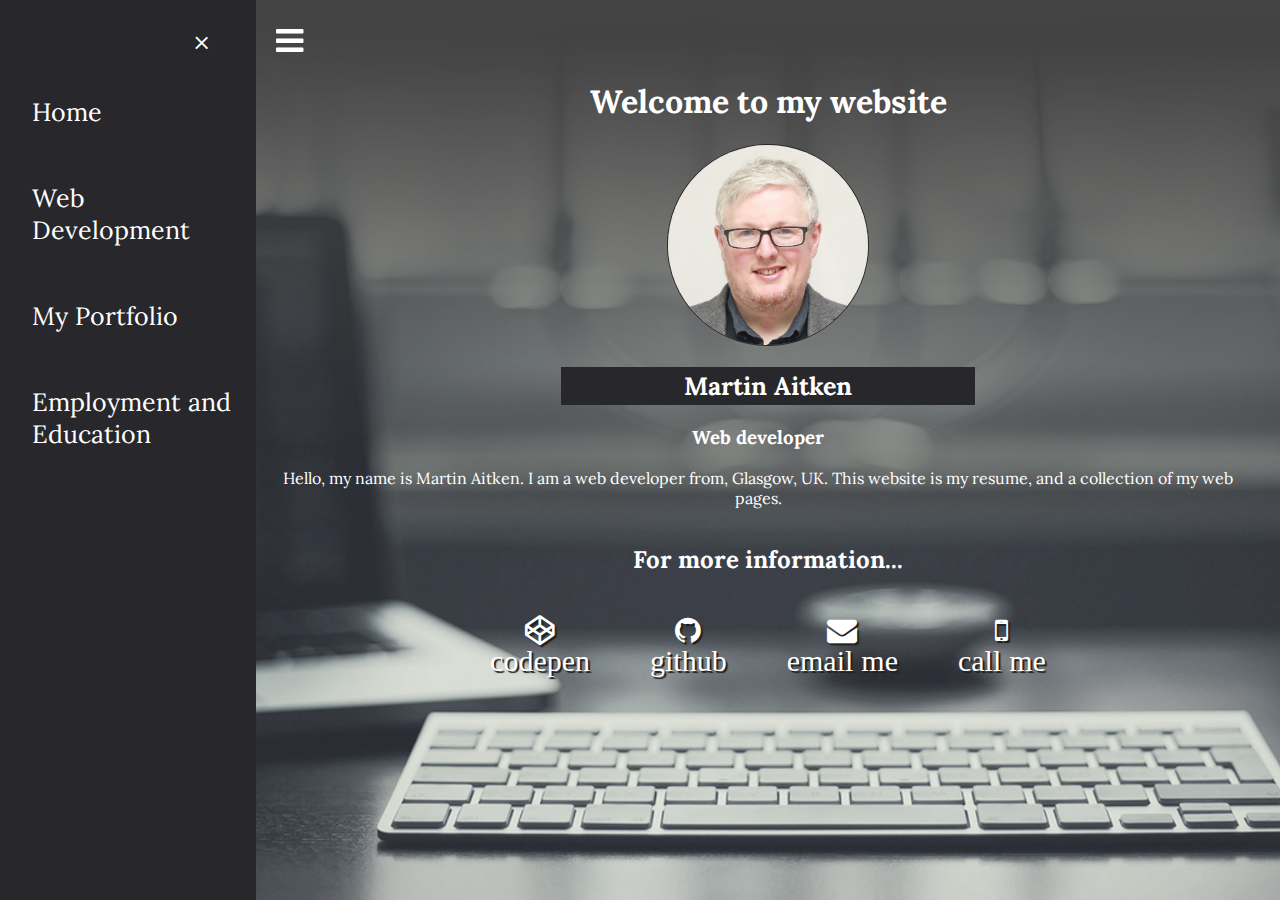
<file: index.html>
<html>
    <!DOCTYPE html>
<head>
    <title >Homepage of Martin Aitken</title>
    <meta charset="utf-8">
    <meta name="author" content="Martin Aitken">
    <meta name="description" content="Welcome to the homepage of Martin Aitken">
    <meta name="keywords" content="Martin Aitken homepage">
    <meta name="viewport" content="width=device-width, initial-scale = 1.0">
    <link href="https://fonts.googleapis.com/css?family=Lora&display=swap" rel="stylesheet">
    <link rel="stylesheet" href="main.css">
    <link rel="stylesheet" href="https://cdnjs.cloudflare.com/ajax/libs/font-awesome/4.7.0/css/font-awesome.min.css">
    
    <script>
            function openTab(evt, cityName) {
      // Declare all variables
      var i, tabcontent, tablinks;

      // Get all elements with class="tabcontent" and hide them
      tabcontent = document.getElementsByClassName("tabcontent");
      for (i = 0; i < tabcontent.length; i++) {
        tabcontent[i].style.display = "none";
            }

      // Get all elements with class="tablinks" and remove the class "active"
      tablinks = document.getElementsByClassName("tablinks");
      for (i = 0; i < tablinks.length; i++) {
        tablinks[i].className = tablinks[i].className.replace(" active", "");
            }

      // Show the current tab, and add an "active" class to the link that opened the tab
      document.getElementById(cityName).style.display = "block";
      evt.currentTarget.className += " active";
            }
    </script>
</head>   
<body>   
<!-- sidenav links -->
    <div id="mySideNav" class="sidenav">
        <a href="javascript:void(0)" class="closebtn" onclick="closeNav()">&times;</a>
        <a href="index.html">Home</a>
        <a href="/02_webDev.html">Web Development</a>
        <a href="/03_portfolio.html">My Portfolio</a>
        <a href="/04_history.html">Employment and Education</a>
    </div>

<!-- intro page-->
<div id="main">
    <!-- hamburger, picture and intro --> 
        <div id="home"> 
            <span onclick="openNav()">  <i class="fa fa-bars fa-2x" style="position:fixed; top: 25px; color: white;"></i></span>
            
            <h1 style="text-align: center">Welcome to my website</h1>
            <img class="profile" src="images/Martin.jpg">
            
            <h2 id="intro">Martin Aitken</h2>
            <h3 class="about">Web developer</h3>
            <p class="about">Hello, my name is Martin Aitken.  I am a web developer from, Glasgow, UK.  This website is my resume, and a collection of my web pages.
        </div>
   
<!-- links to other websites, email and mobile -->
    <div id="profile">
        <div id="profile-links"> 
            <h2 class="section-header">For more information...</h2>
        </div>
         <div id="profile-links"> 
            <div>
                <a href="https://codepen.io/martin_aitken_84/" target="_blank" class="link-button">
                    <i class="fa fa-codepen"><br>   codepen</i>
                </a>
            </div>
            <div>
                <a href="https://github.com/martin-aitken-84" target="_blank" class="link-button">
                    <i class="fa fa-github"><br>   github</i>
                </a>
            </div>
            <div>
                <a href="mailto:martin_aitken_84@yahoo.co.uk" class="link-button">
                    <i class="fa fa-envelope"><br>   email me</i>
                </a>
            </div>
            <div>
                <a href="tel:+86 155 6695 3952" class="link-button">
                    <i class="fa fa-mobile"><br>   call me</i>
                </a>
            </div>
        </div>
    </div>
</div>   
    
<!-- scripts to open and close side navbar (with push of main) -->
    <script>
        function closeNav() {
            document.getElementById("mySideNav").style.width = "0";
            document.getElementById("main").style.marginLeft = "0";
        }
        
        function openNav()  {
            document.getElementById("mySideNav").style.width = "20%";
            document.getElementById("main").style.marginLeft = "20%";  
        }
                
       openNav();
    </script>  
</body>  
</html>
</file>
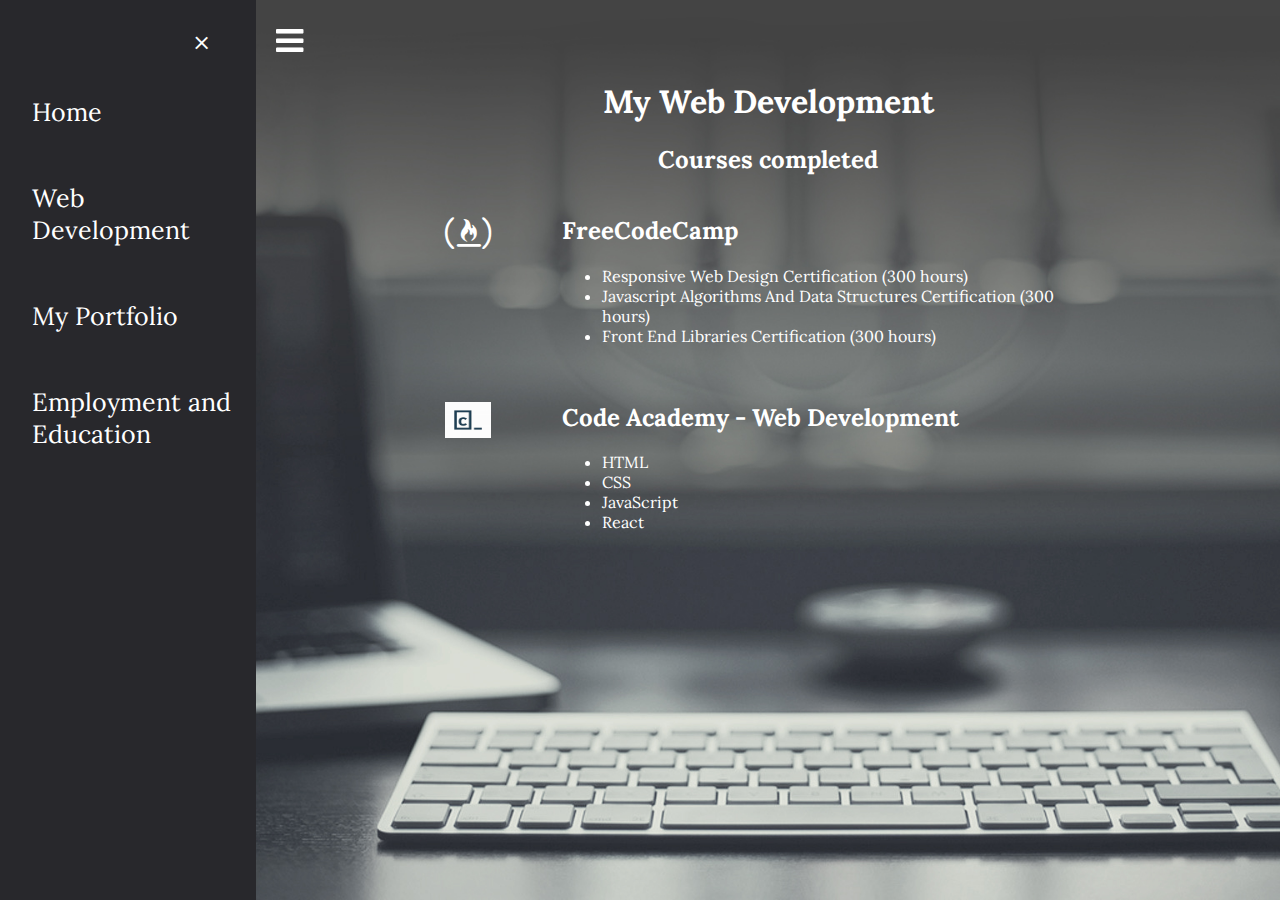
<file: 02_webDev.html>
<html>
    <!DOCTYPE html>
<head>
    <title >Homepage of Martin Aitken</title>
    <meta charset="utf-8">
    <meta name="author" content="Martin Aitken">
    <meta name="description" content="Welcome to the homepage of Martin Aitken">
    <meta name="keywords" content="Martin Aitken homepage">
    <meta name="viewport" content="width=device-width, initial-scale = 1.0">
    <link href="https://fonts.googleapis.com/css?family=Lora&display=swap" rel="stylesheet">
    <link rel="stylesheet" href="main.css">
    <link rel="stylesheet" href="https://cdnjs.cloudflare.com/ajax/libs/font-awesome/4.7.0/css/font-awesome.min.css">
</head>  
<body>
<!-- sidenav links -->
    <div id="mySideNav" class="sidenav">
        <a href="javascript:void(0)" class="closebtn" onclick="closeNav()">&times;</a>
        <a href="index.html">Home</a>
        <a href="/02_webDev.html">Web Development</a>
        <a href="/03_portfolio.html">My Portfolio</a>
        <a href="/04_history.html">Employment and Education</a>
    </div>

<!-- hamburger and heading-->
<div id="main">
    <div id="webDev">
        <span onclick="openNav()">  <i class="fa fa-bars fa-2x" style="position:fixed; top: 25px; color: white;"></i></span>
        <h1 style="text-align: center">My Web Development</h1>
    </div>
    <div id="WedDev History">
        <h2 style="text-align: center"> Courses completed</h2>
        
<!-- development history grid -->        
        <div class="webdev-history-grid">
            <div class="grid-item-margin"></div>
                <!-- Freecodecamp --> 
                <div class="grid-item-icon"><i class="fa fa-free-code-camp" style="font-size: 36px;"></i></div>
                <div>
                    <h2>FreeCodeCamp</h2>
                    <ul>
                        <li>Responsive Web Design Certification (300 hours)</li>
                        <li>Javascript Algorithms And Data Structures Certification (300 hours)</li>
                        <li>Front End Libraries Certification (300 hours)</li>
                    </ul>
                </div>
            <div class="grid-item-margin"></div>
            <div class="grid-item-margin"></div>
            <!-- codeAcademy --> 
            <div class="grid-item-icon"><img src="images/codeAcademy.jfif" height="36px"; width="46px;"></div>
            <div class="grid-item-desc"><h2>Code Academy - Web Development</h2>  
                <ul>
                    <li>HTML</li>
                    <li>CSS</li>
                    <li>JavaScript</li>
                    <li>React</li>
                </ul>
            </div>
        </div>      
    </div>             
</div>

<!-- scripts to open and close side navbar (with push of main) -->
    <script>
        function closeNav() {
            document.getElementById("mySideNav").style.width = "0";
            document.getElementById("main").style.marginLeft = "0";
        }
        
        function openNav()  {
            document.getElementById("mySideNav").style.width = "20%";
            document.getElementById("main").style.marginLeft = "20%";  
        }
                
       openNav();
    </script>   
</body>
</file>
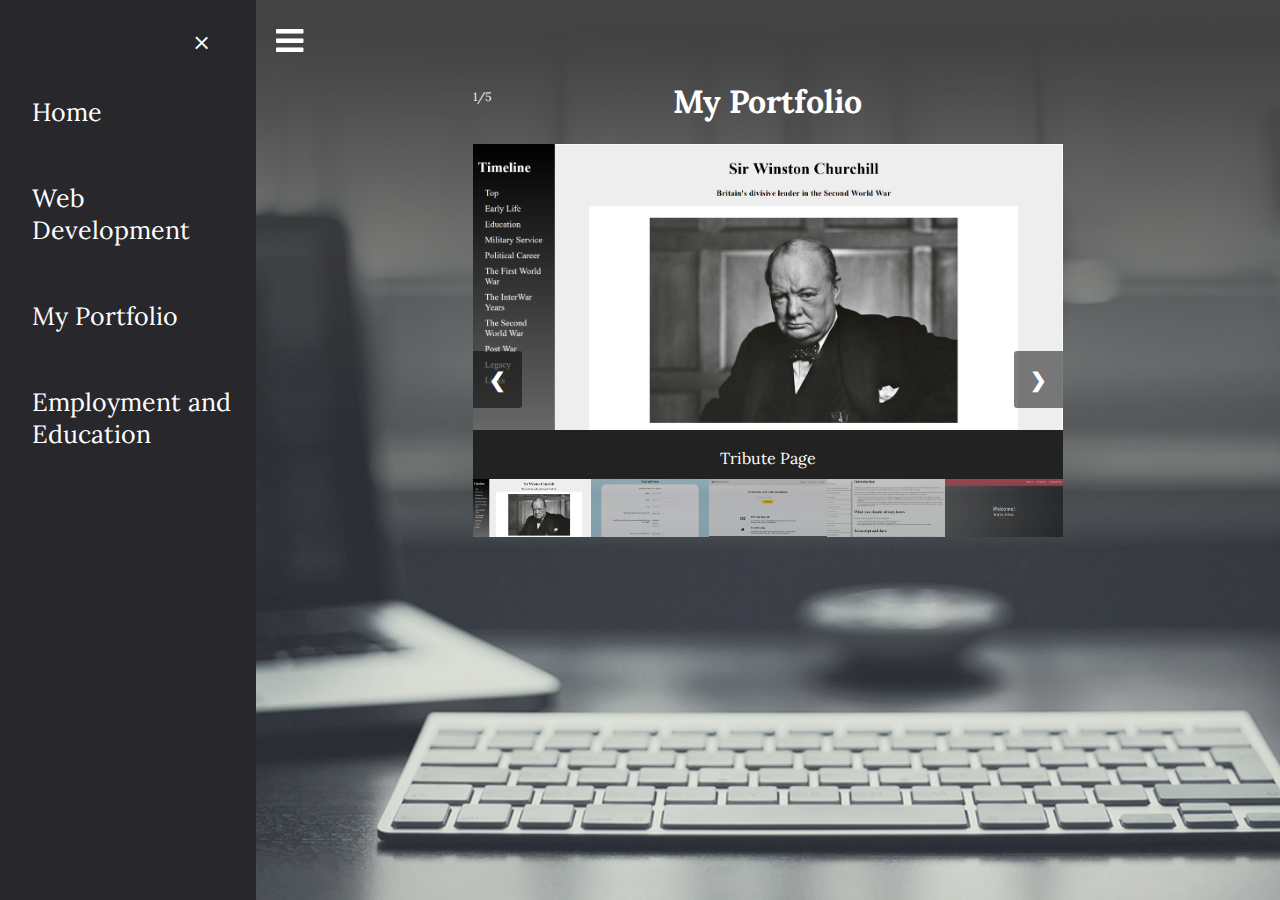
<file: 03_portfolio.html>
<html>
    <!DOCTYPE html>
<head>
    <title >Homepage of Martin Aitken</title>
    <meta charset="utf-8">
    <meta name="author" content="Martin Aitken">
    <meta name="description" content="Welcome to the homepage of Martin Aitken">
    <meta name="keywords" content="Martin Aitken homepage">
    <meta name="viewport" content="width=device-width, initial-scale = 1.0">
    <link href="https://fonts.googleapis.com/css?family=Lora&display=swap" rel="stylesheet">
    <link rel="stylesheet" href="main.css">
    <link rel="stylesheet" href="https://cdnjs.cloudflare.com/ajax/libs/font-awesome/4.7.0/css/font-awesome.min.css">
</head>  
<body> 
<!-- sidenav links -->
    <div id="mySideNav" class="sidenav">
        <a href="javascript:void(0)" class="closebtn" onclick="closeNav()">&times;</a>
        <a href="/index.html">Home</a>
        <a href="/02_webDev.html">Web Development</a>
        <a href="/03_portfolio.html">My Portfolio</a>
        <a href="/04_history.html">Employment and Education</a>
    </div>
    
<!-- Portfolio -->
<!-- container for the image gallery -->
  <div id="main"> 
      <!-- hamburger and heading --> 
        <div id="portfolio">
            <span onclick="openNav()">  <i class="fa fa-bars fa-2x" style="position:fixed; top: 25px; color: white;"></i></span>
            <div  class="container">
            <h1 style="text-align: center">My Portfolio</h1>

            <!-- full width slides with text -->
                <div class="mySlides block">
                    <div class="numbertext">1/5</div>
                        <a href="https://codepen.io/martin_aitken_84/full/zXZYoG" target="_blank"><img src="images/01_tribute.PNG" style="width: 100%"></a>
                </div>
                <div class="mySlides">
                    <div class="numbertext">2/5</div>
                        <a href="https://codepen.io/martin_aitken_84/full/GLmZqR" target="_blank"><img src="images/02_survey.PNG" style="width: 100%"></a>
                </div>
                <div class="mySlides">
                    <div class="numbertext">3/5</div>
                        <a href="https://codepen.io/martin_aitken_84/full/GbgxRJ" target="_blank"><img src="images/03_product.PNG" style="width: 100%"></a>
                </div>
                <div class="mySlides">
                    <div class="numbertext">4/5</div>
                    <a href="https://codepen.io/martin_aitken_84/full/jjremx" target="_blank"><img src="images/04_techDoc.PNG" style="width: 100%"></a>
                </div>
                <div class="mySlides">
                    <div class="numbertext">5/5</div>
                    <a href="https://codepen.io/martin_aitken_84/full/zVBJMJ" target="_blank"><img src="images/05_portfolio.PNG" style="width: 100%"></a>
                </div>

<!-- Previous and next buttons -->
                <a class="prev" onclick="plusSlides(-1)">&#10094;</a>
                <a class="next" onclick="plusSlides(1)">&#10095;</a>

<!-- image text -->
                <div class="caption-container">
                    <p id="caption">Tribute Page</p>
                </div>

<!-- Thumbnail Images -->
                <div class="row">
                    <div class="column">
                        <img class="demo cursor"  src="images/01_tribute.PNG" style="width: 100%" onclick="currentSlide(1)" alt="Tribute Page">
                    </div>
                    <div class="column">
                        <img class="demo cursor"  src="images/02_survey.PNG" style="width: 100%" onclick="currentSlide(2)" alt="Survey">
                    </div>
                    <div class="column">
                        <img class="demo cursor"  src="images/03_product.PNG" style="width: 100%" onclick="currentSlide(3)" alt="Product Landing Page">
                    </div>
                    <div class="column">
                        <img class="demo cursor"  src="images/04_techDoc.PNG" style="width: 100%" onclick="currentSlide(4)" alt="Technical Documentation Page">
                    </div>
                    <div class="column">
                        <img class="demo cursor"  src="images/05_portfolio.PNG" style="width: 100%" onclick="currentSlide(5)" alt="Portfolio">
                    </div>
                </div>
            </div>
        </div>
    </div>
    
<!-- scripts to open and close side navbar (with push of main) -->
        <script>
        function closeNav() {
            document.getElementById("mySideNav").style.width = "0";
            document.getElementById("main").style.marginLeft = "0";
        }
        
        function openNav()  {
            document.getElementById("mySideNav").style.width = "20%";
            document.getElementById("main").style.marginLeft = "20%";  
        }
                
       openNav();
    </script>
    
<!-- scripts for slidehow -->
    <script>
        var slideIndex = 1;
        showSlides(slideIndex);
        
        //next/prev controls//
        function plusSlides(n) {
            showSlides(slideIndex += n);
        }
        
        //thumbnail image control//
        function currentSlide(n) {
            showSlides(slideIndex = n);
        }
    
        function showSlides(n) {
            var i;
            var slides = document.getElementsByClassName("mySlides");
            var dots = document.getElementsByClassName("demo");
            var captionText = document.getElementById("caption");
            if (n > slides.length) {slideIndex =1}
            if (n < 1) {slideIndex = slides.length}
            for (i = 0; i < slides.length; i++) {
                slides[i].style.display = "none";
            }
            for (i = 0; i < dots.length; i++) {
                dots[i].className = dots[i].className.replace("active", "");
            }
            slides[slideIndex-1].style.display = "block";
            dots[slideIndex-1].className += " active";
            captionText.innerHTML = dots[slideIndex-1].alt;
        }
    </script>
</body>
</html>
</file>
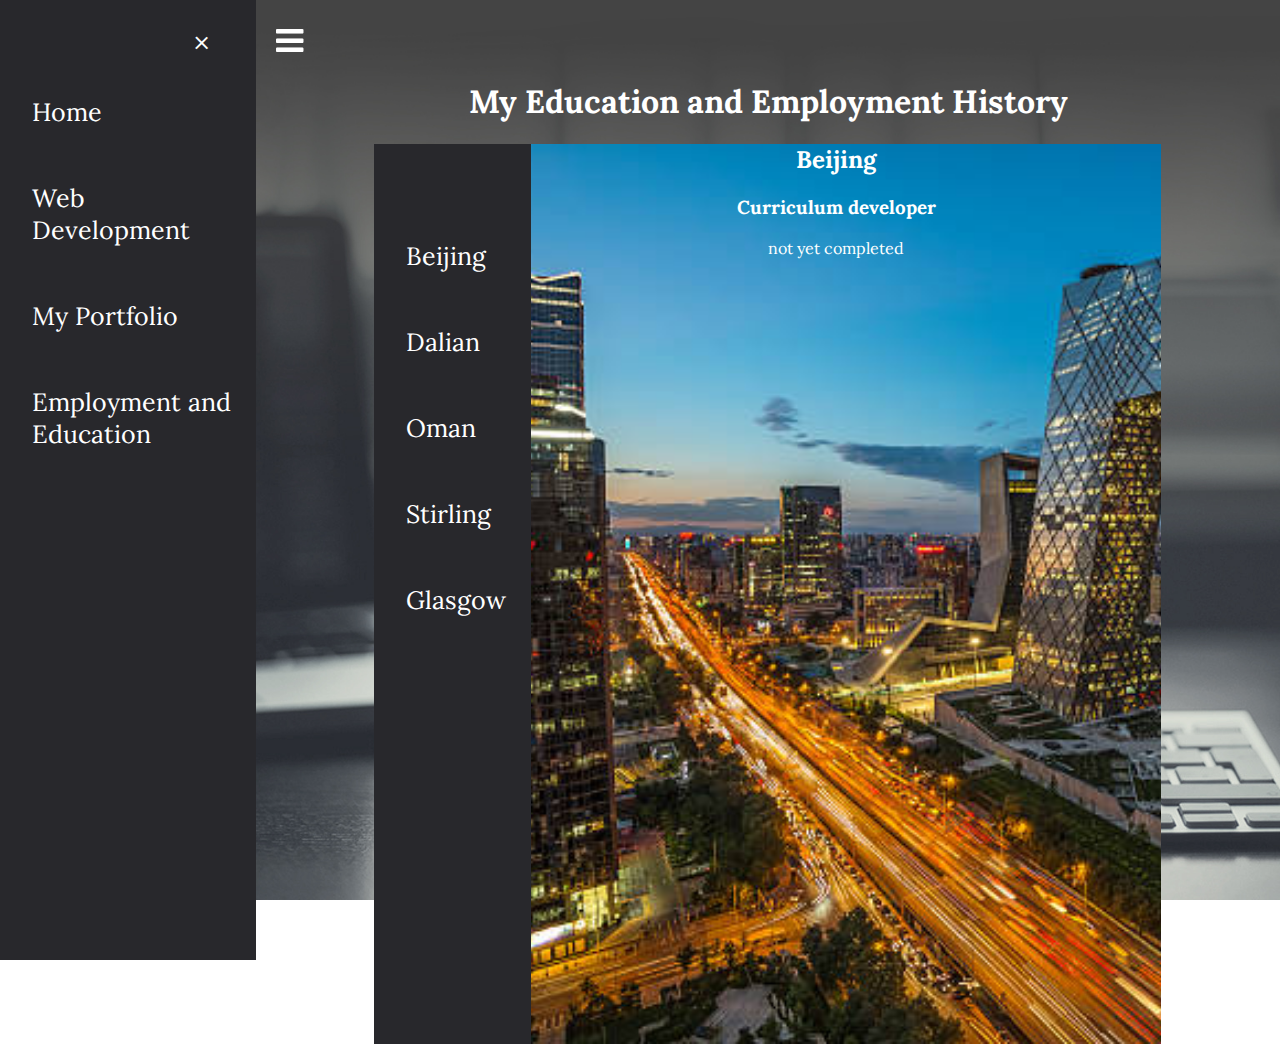
<file: 04_history.html>
<html>
    <!DOCTYPE html>
<head>
    <title >Homepage of Martin Aitken</title>
    <meta charset="utf-8">
    <meta name="author" content="Martin Aitken">
    <meta name="description" content="Welcome to the homepage of Martin Aitken">
    <meta name="keywords" content="Martin Aitken homepage">
    <meta name="viewport" content="width=device-width, initial-scale = 1.0">
    <link href="https://fonts.googleapis.com/css?family=Lora&display=swap" rel="stylesheet">
    <link rel="stylesheet" href="main.css">
    <link rel="stylesheet" href="https://cdnjs.cloudflare.com/ajax/libs/font-awesome/4.7.0/css/font-awesome.min.css">
    
    <script>
            function openTab(evt, cityName) {
      // Declare all variables
      var i, tabcontent, tablinks;

      // Get all elements with class="tabcontent" and hide them
      tabcontent = document.getElementsByClassName("tabcontent");
      for (i = 0; i < tabcontent.length; i++) {
        tabcontent[i].style.display = "none";
            }

      // Get all elements with class="tablinks" and remove the class "active"
      tablinks = document.getElementsByClassName("tablinks");
      for (i = 0; i < tablinks.length; i++) {
        tablinks[i].className = tablinks[i].className.replace(" active", "");
            }

      // Show the current tab, and add an "active" class to the link that opened the tab
      document.getElementById(cityName).style.display = "block";
      evt.currentTarget.className += " active";
            }
    </script>
</head>   
<body>   
<!-- sidenav links -->
    <div id="mySideNav" class="sidenav">
        <a href="javascript:void(0)" class="closebtn" onclick="closeNav()">&times;</a>
        <a href="index.html">Home</a>
        <a href="/02_webDev.html">Web Development</a>
        <a href="/03_portfolio.html">My Portfolio</a>
        <a href="/04_history.html">Employment and Education</a>
    </div>

<!-- intro page-->
<div id="main">
    <!-- hamburger, picture and intro --> 
        <div id="history"> 
            <span onclick="openNav()">  <i class="fa fa-bars fa-2x" style="position:fixed; top: 25px; color: white;"></i></span>
            
            <h1 style="text-align: center">My Education and Employment History</h1>
        </div>
    <!-- create navpage for all jobs-->
    
    
    
    <iframe src="jobs/beijing.html" name="historyFrame"></iframe>
    
    
    <!-- create iframe for jobpage to appear in-->
        <div >
            
            

    
    
        </div>

    
    
    
    
    
    
    
    
    
    
    
    
    
</div>  
    
    <script>
    function setURL(url){
        document.getElementById('iframe').src = url;
    }
    </script>
    
    
    
<!-- scripts to open and close side navbar (with push of main) -->
    <script>
        function closeNav() {
            document.getElementById("mySideNav").style.width = "0";
            document.getElementById("main").style.marginLeft = "0";
        }
        
        function openNav()  {
            document.getElementById("mySideNav").style.width = "20%";
            document.getElementById("main").style.marginLeft = "20%";  
        }
                
       openNav();
    </script>  
</body>  
</html>
</file>
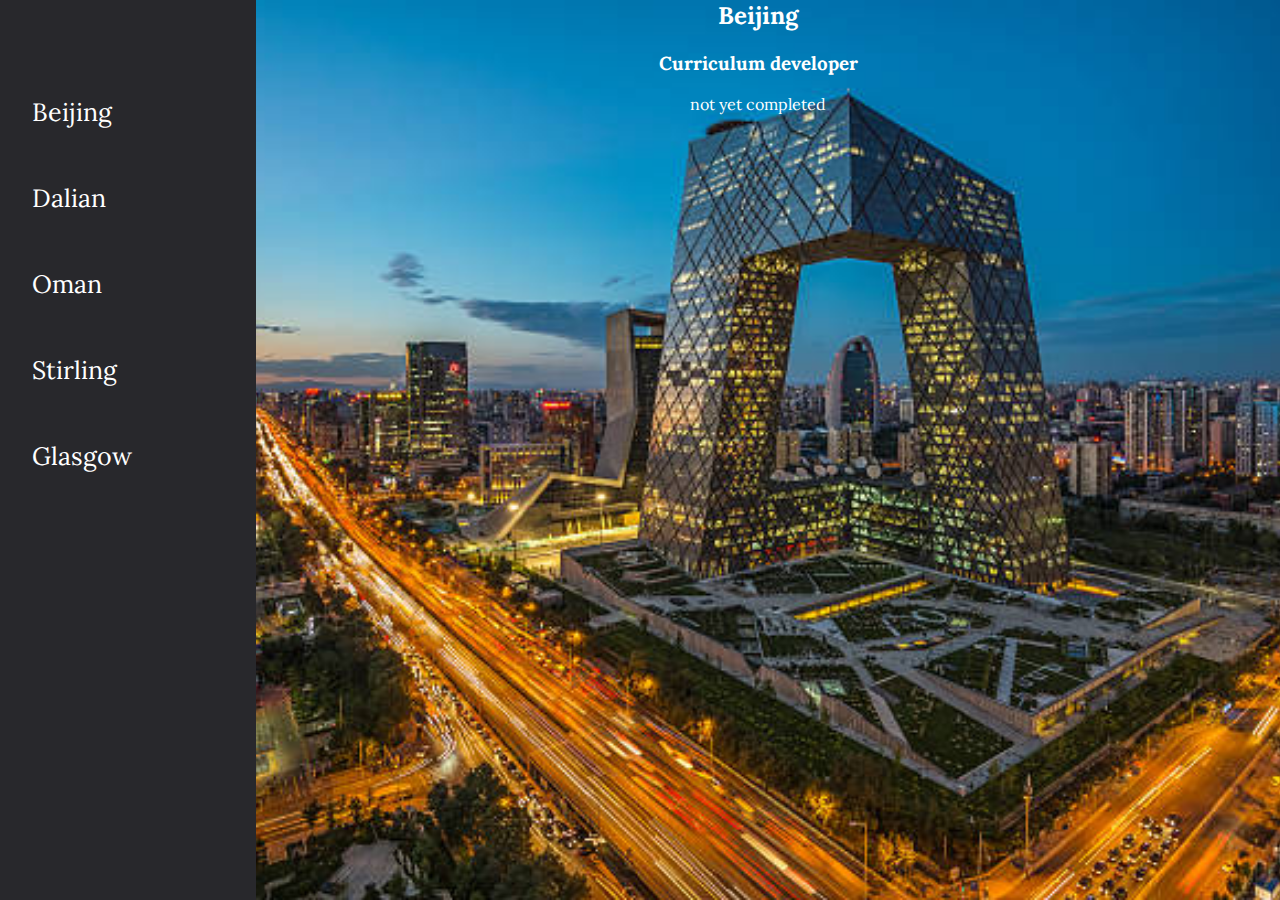
<file: jobs/beijing.html>
<html>
    <!DOCTYPE html>
<head>
    <title >Homepage of Martin Aitken</title>
    <meta charset="utf-8">
    <meta name="author" content="Martin Aitken">
    <meta name="description" content="Welcome to the homepage of Martin Aitken">
    <meta name="keywords" content="Martin Aitken homepage">
    <meta name="viewport" content="width=device-width, initial-scale = 1.0">
    <link href="https://fonts.googleapis.com/css?family=Lora&display=swap" rel="stylesheet">
    <link rel="stylesheet" href="/main.css">
    
    <link rel="stylesheet" href="https://cdnjs.cloudflare.com/ajax/libs/font-awesome/4.7.0/css/font-awesome.min.css">
    
 
</head>   
<body id="beijing">   

<!-- intro page-->
<div>
    <div id="mySideNav" class="sidenav" style="transition: 0s";>
        <a href="/jobs/beijing.html" target="historyFrame">Beijing</a>
        <a href="/jobs/dalian.html" target="historyFrame">Dalian</a>
        <a href="/jobs/oman.html" target="historyFrame">Oman</a>
        <a href="/jobs/stirling.html" target="historyFrame">Stirling</a>
        <a href="/jobs/glasgow.html" target="historyFrame">Glasgow</a>
    </div>   
    
    
    
    <!-- hamburger, picture and intro --> 
        
           
         <div class="about">             
            <h2>Beijing</h2>
            <h3>Curriculum developer</h3>
            <p>not yet completed</p>
        </div>  
        
  

 
    
</div>

    
    
    
    
    
    
    

    
    <script>
    function setURL(url){
        document.getElementById('iframe').src = url;
    }
    </script>
    
    
    
<!-- scripts to open and close side navbar (with push of main) -->
    <script>
        function closeNav() {
            document.getElementById("mySideNav").style.width = "0";
            document.getElementById("main").style.marginLeft = "0";
        }
        
        function openNav()  {
            document.getElementById("mySideNav").style.width = "20%";
            document.getElementById("main").style.marginLeft = "20%";  
        }
                
       openNav();
    </script>  
</body>  
</html>
</file>
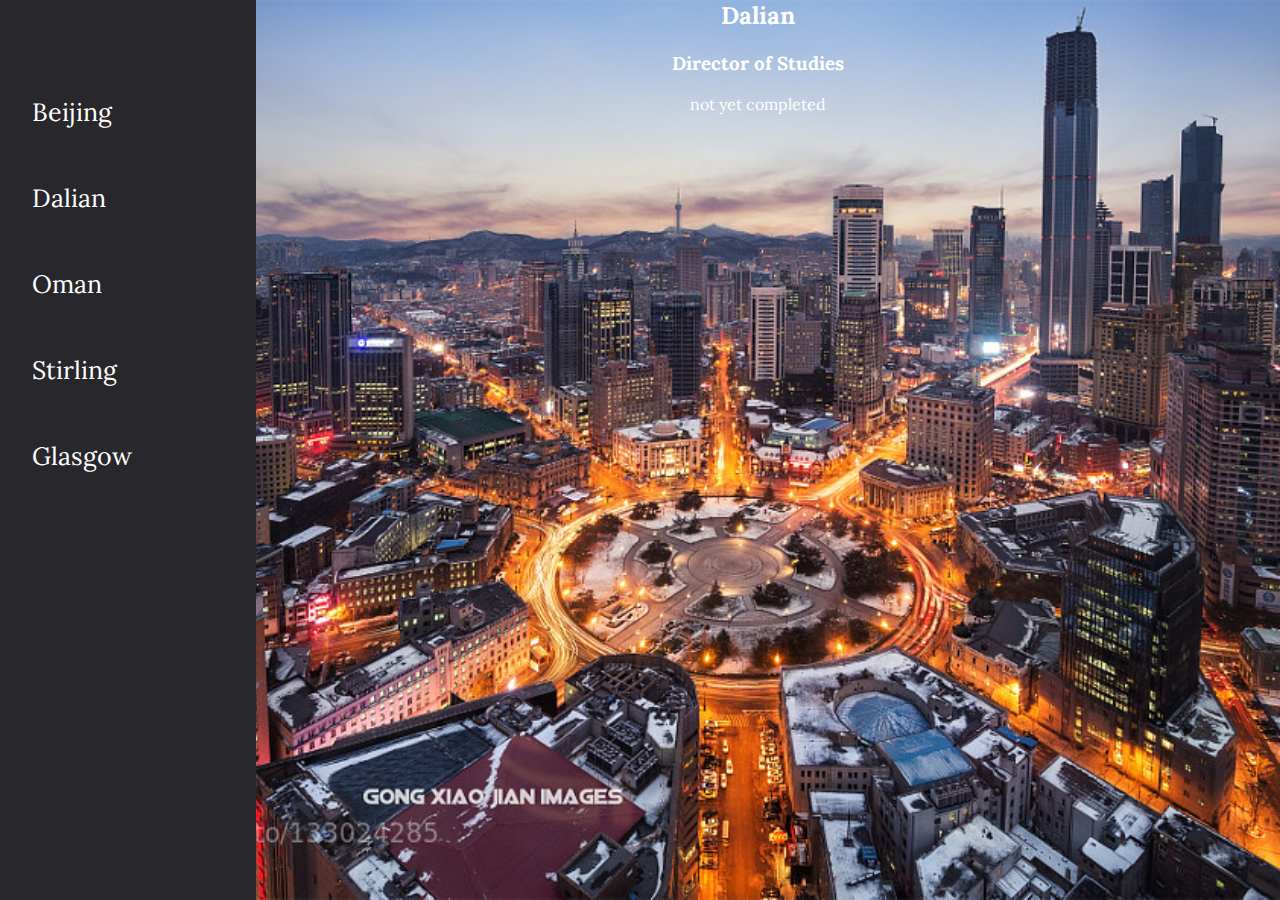
<file: jobs/dalian.html>
<html>
    <!DOCTYPE html>
<head>
    <title >Homepage of Martin Aitken</title>
    <meta charset="utf-8">
    <meta name="author" content="Martin Aitken">
    <meta name="description" content="Welcome to the homepage of Martin Aitken">
    <meta name="keywords" content="Martin Aitken homepage">
    <meta name="viewport" content="width=device-width, initial-scale = 1.0">
    <link href="https://fonts.googleapis.com/css?family=Lora&display=swap" rel="stylesheet">
    <link rel="stylesheet" href="/main.css">
    
    <link rel="stylesheet" href="https://cdnjs.cloudflare.com/ajax/libs/font-awesome/4.7.0/css/font-awesome.min.css">
    
 
</head>   
<body id="dalian">   

<!-- intro page-->
<div>
    
    <div id="mySideNav" class="sidenav" style="transition: 0s";>
        <a href="/jobs/beijing.html" target="historyFrame">Beijing</a>
        <a href="/jobs/dalian.html" target="historyFrame">Dalian</a>
        <a href="/jobs/oman.html" target="historyFrame">Oman</a>
        <a href="/jobs/stirling.html" target="historyFrame">Stirling</a>
        <a href="/jobs/glasgow.html" target="historyFrame">Glasgow</a>
    </div> 
    <!-- hamburger, picture and intro --> 
        
           
         <div class="about">             
            <h2>Dalian</h2>
            <h3>Director of Studies</h3>
            <p>not yet completed</p>
        </div>  
        
  

 
    
</div>

    
    
    
    
    
    
    

    
    <script>
    function setURL(url){
        document.getElementById('iframe').src = url;
    }
    </script>
    
    
    
<!-- scripts to open and close side navbar (with push of main) -->
    <script>
        function closeNav() {
            document.getElementById("mySideNav").style.width = "0";
            document.getElementById("main").style.marginLeft = "0";
        }
        
        function openNav()  {
            document.getElementById("mySideNav").style.width = "20%";
            document.getElementById("main").style.marginLeft = "20%";  
        }
                
       openNav();
    </script>  
</body>  
</html>
</file>
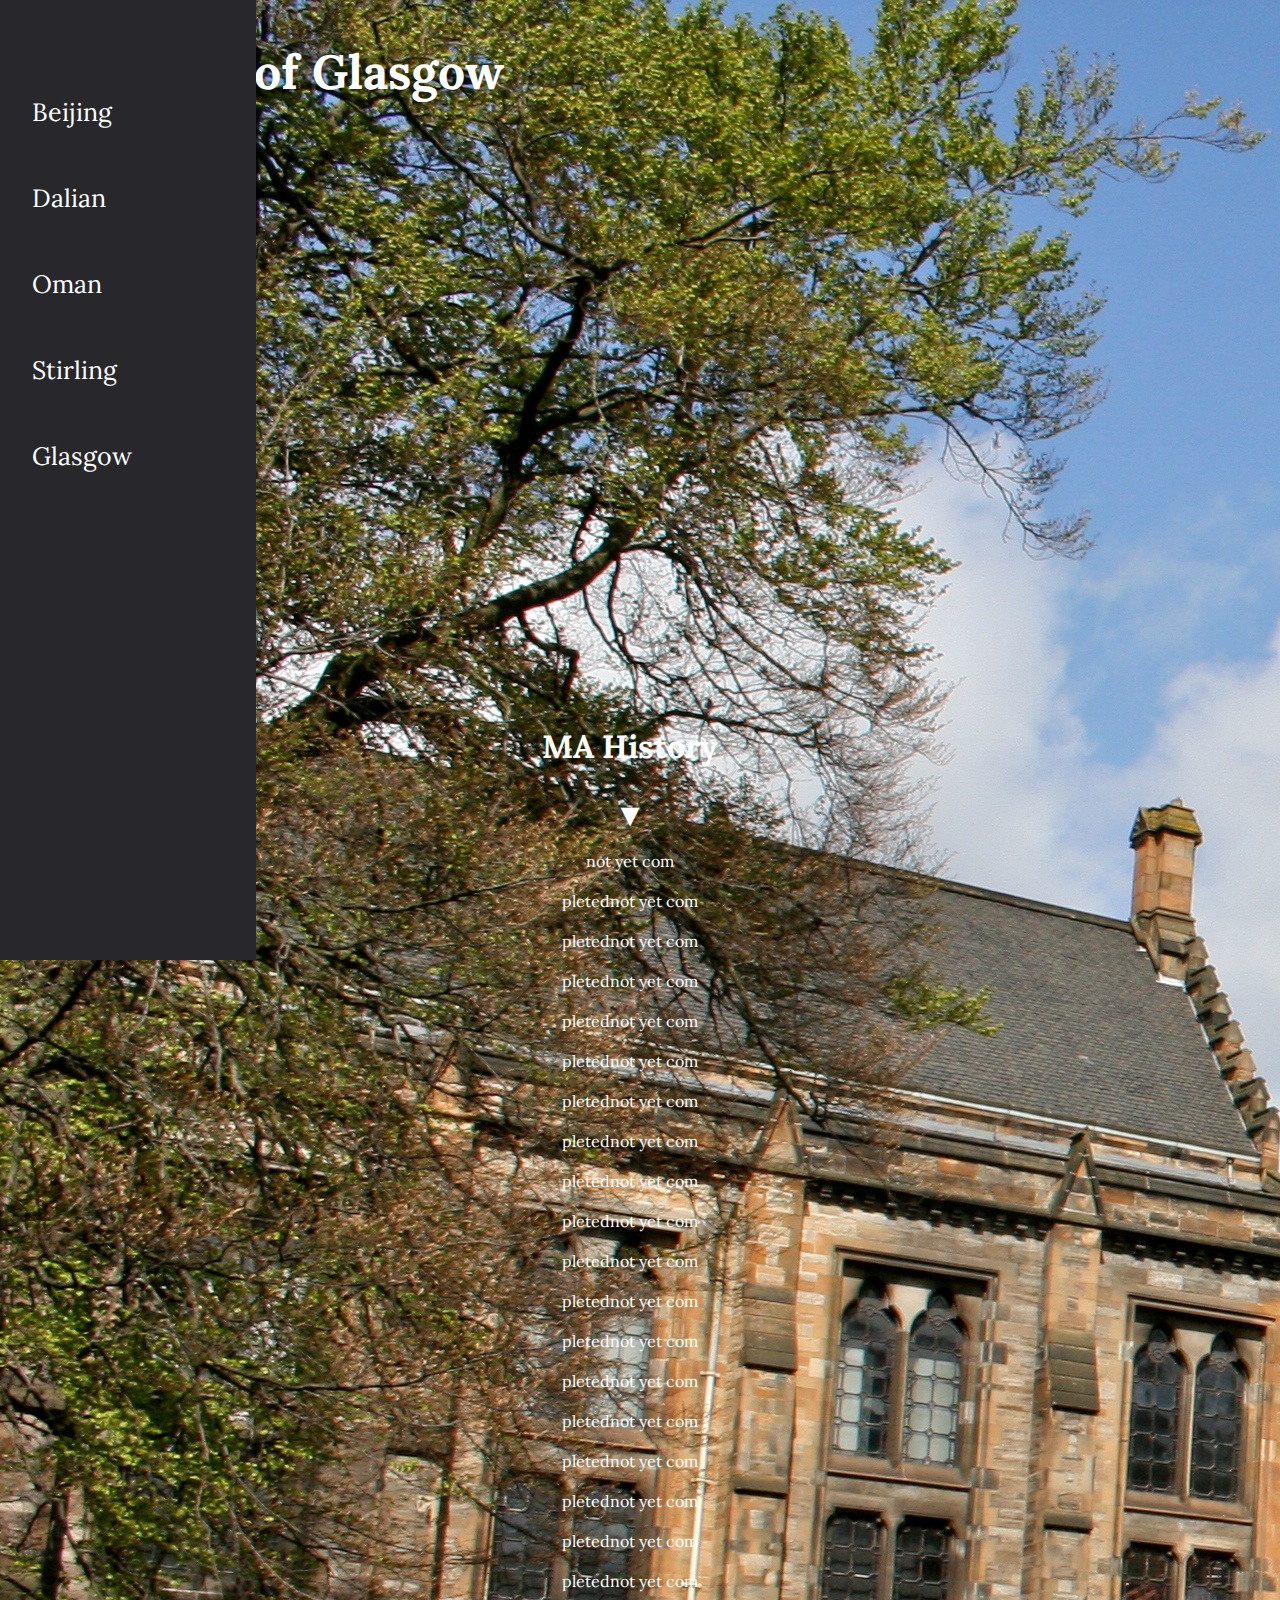
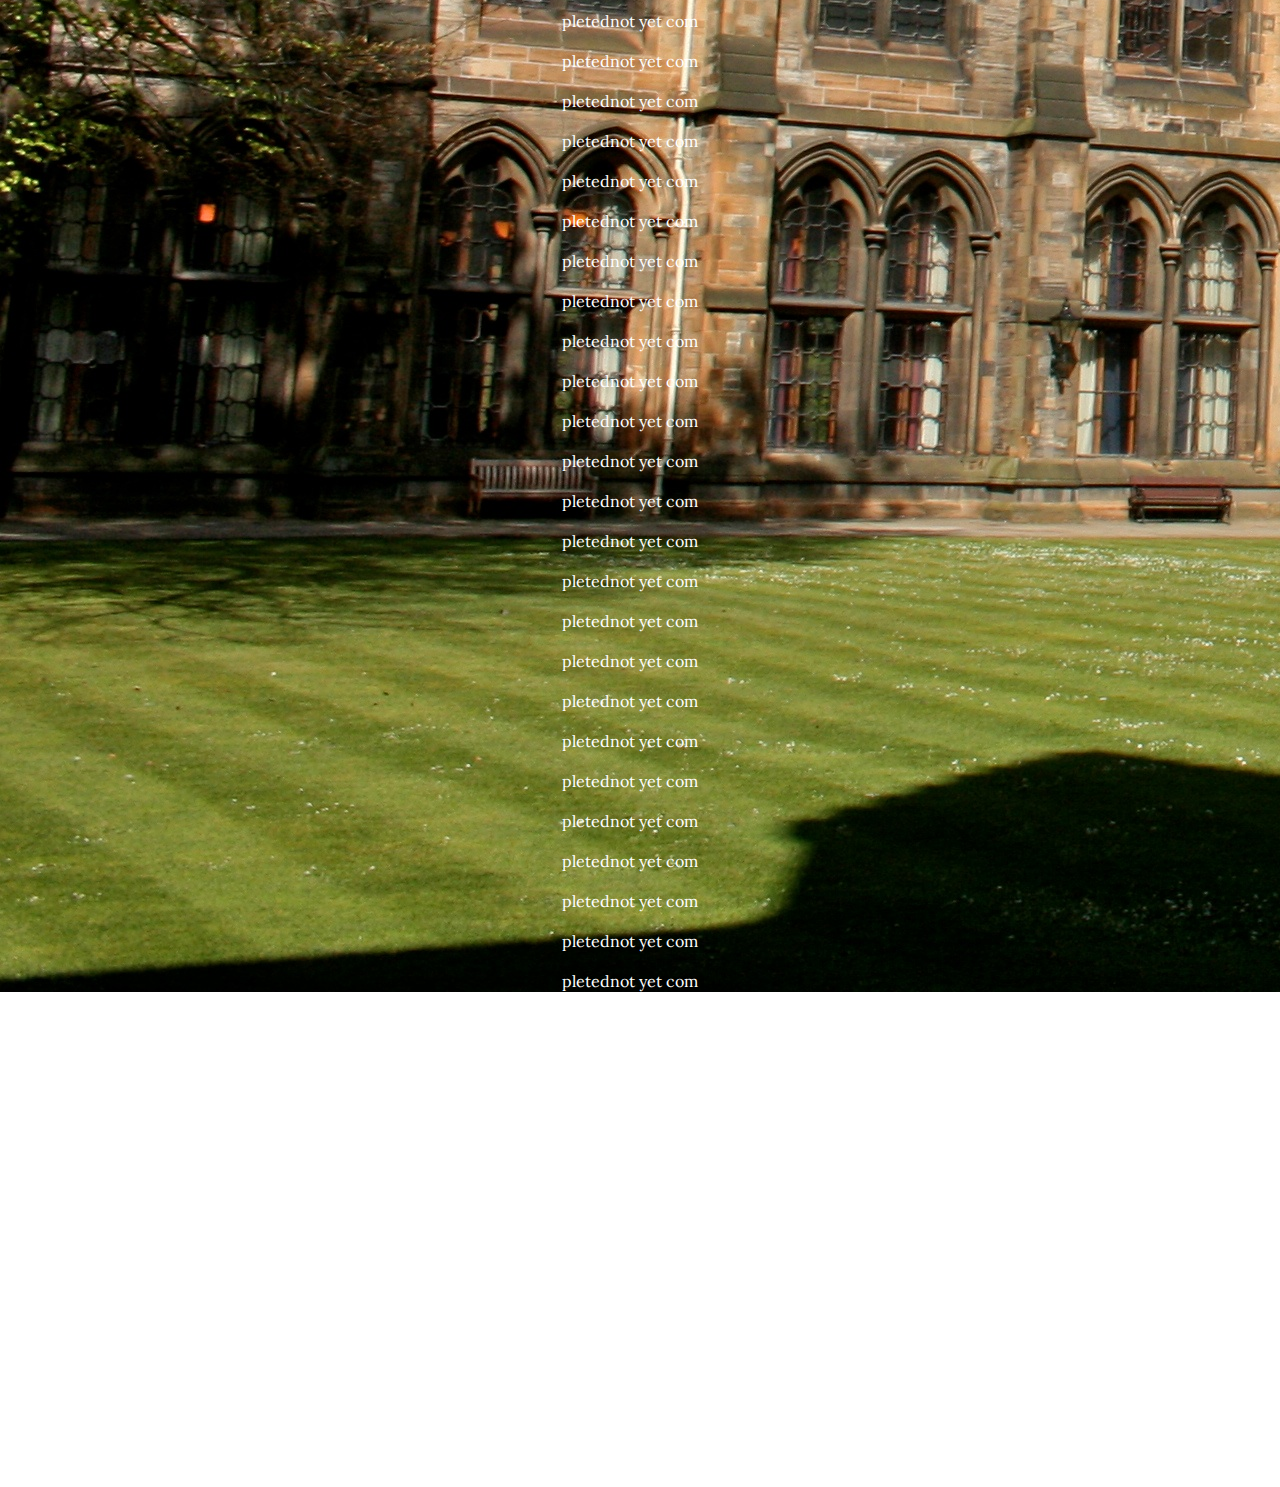
<file: jobs/glasgow.html>
<html>
    <!DOCTYPE html>
<head>
    <title >Homepage of Martin Aitken</title>
    <meta charset="utf-8">
    <meta name="author" content="Martin Aitken">
    <meta name="description" content="Welcome to the homepage of Martin Aitken">
    <meta name="keywords" content="Martin Aitken homepage">
    <meta name="viewport" content="width=device-width, initial-scale = 1.0">
    <link href="https://fonts.googleapis.com/css?family=Lora&display=swap" rel="stylesheet">
    <link rel="stylesheet" href="/main.css">
    
    <link rel="stylesheet" href="https://cdnjs.cloudflare.com/ajax/libs/font-awesome/4.7.0/css/font-awesome.min.css">
    
 
</head>   
<body id="glasgow">   

<!-- intro page-->
<div>  
    <div id="mySideNav" class="sidenav" style="transition: 0s";>
        <a href="/jobs/beijing.html" target="historyFrame">Beijing</a>
        <a href="/jobs/dalian.html" target="historyFrame">Dalian</a>
        <a href="/jobs/oman.html" target="historyFrame">Oman</a>
        <a href="/jobs/stirling.html" target="historyFrame">Stirling</a>
        <a href="/jobs/glasgow.html" target="historyFrame">Glasgow</a>
    </div>    <!-- hamburger, picture and intro --> 
        
           
         <div class="about">             
            <h1 class="iframe-head"><br>University of Glasgow</h1>
           
             
             <h2 class="iframe-h2">MA History</h2>
             <span style="font-size: 2em;">▼</span>
            <p>not yet com<br><br>pletednot yet com<br><br>pletednot yet com<br><br>pletednot yet com<br><br>pletednot yet com<br><br>pletednot yet com<br><br>pletednot yet com<br><br>pletednot yet com<br><br>pletednot yet com<br><br>pletednot yet com<br><br>pletednot yet com<br><br>pletednot yet com<br><br>pletednot yet com<br><br>pletednot yet com<br><br>pletednot yet com<br><br>pletednot yet com<br><br>pletednot yet com<br><br>pletednot yet com<br><br>pletednot yet com<br><br>pletednot yet com<br><br>pletednot yet com<br><br>pletednot yet com<br><br>pletednot yet com<br><br>pletednot yet com<br><br>pletednot yet com<br><br>pletednot yet com<br><br>pletednot yet com<br><br>pletednot yet com<br><br>pletednot yet com<br><br>pletednot yet com<br><br>pletednot yet com<br><br>pletednot yet com<br><br>pletednot yet com<br><br>pletednot yet com<br><br>pletednot yet com<br><br>pletednot yet com<br><br>pletednot yet com<br><br>pletednot yet com<br><br>pletednot yet com<br><br>pletednot yet com<br><br>pletednot yet com<br><br>pletednot yet com<br><br>pletednot yet com<br><br>pletednot yet com<br><br>pletednot yet com<br><br>pletednot yet com<br><br>pletednot yet com<br><br>pletednot yet com<br><br>pletednot yet com<br><br>pletednot yet com<br><br>pletednot yet com<br><br>pletednot yet com<br><br>pletednot yet com<br><br>pletednot yet com<br><br>pletednot yet com<br><br>pleted</p>
        </div>  
        
  

 
    
</div>

    
    
    
    
    
    
    

      <script>
        var nystories = document.querySelector("p").offsetTop;
        window.onscroll = function() {
          if (window.pageYOffset > 0) {
            var opac = window.pageYOffset / nystories;
            document.body.style.background = "linear-gradient(rgba(255, 255, 255, " + opac + "), 
                rgba(255, 255, 255, " + opac + ")), 
                url(jobs/glasgow_uni.jpg) no-repeat";
            }
        } 
    </script> 
   
    
    
<!-- scripts to open and close side navbar (with push of main) -->
    <script>
        function closeNav() {
            document.getElementById("mySideNav").style.width = "0";
            document.getElementById("main").style.marginLeft = "0";
        }
        
        function openNav()  {
            document.getElementById("mySideNav").style.width = "20%";
            document.getElementById("main").style.marginLeft = "20%";  
        }
                
       openNav();
    </script>    
    
    
    
    
    
 
</body>  
</html>
</file>
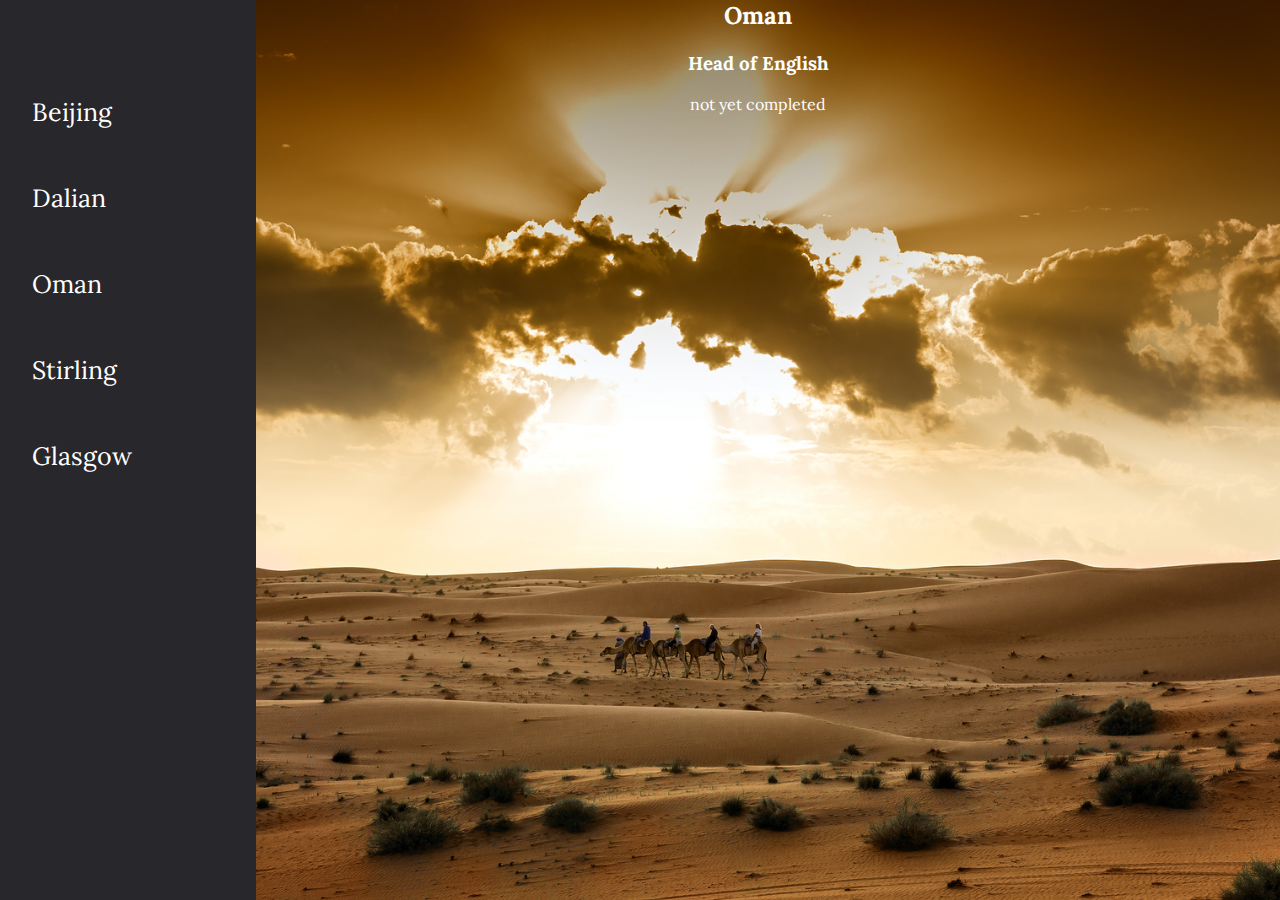
<file: jobs/oman.html>
<html>
    <!DOCTYPE html>
<head>
    <title >Homepage of Martin Aitken</title>
    <meta charset="utf-8">
    <meta name="author" content="Martin Aitken">
    <meta name="description" content="Welcome to the homepage of Martin Aitken">
    <meta name="keywords" content="Martin Aitken homepage">
    <meta name="viewport" content="width=device-width, initial-scale = 1.0">
    <link href="https://fonts.googleapis.com/css?family=Lora&display=swap" rel="stylesheet">
    <link rel="stylesheet" href="/main.css">
    
    <link rel="stylesheet" href="https://cdnjs.cloudflare.com/ajax/libs/font-awesome/4.7.0/css/font-awesome.min.css">
    
 
</head>   
<body id="oman">   

<!-- intro page-->
<div>
    <div id="mySideNav" class="sidenav" style="transition: 0s";>
        <a href="/jobs/beijing.html" target="historyFrame">Beijing</a>
        <a href="/jobs/dalian.html" target="historyFrame">Dalian</a>
        <a href="/jobs/oman.html" target="historyFrame">Oman</a>
        <a href="/jobs/stirling.html" target="historyFrame">Stirling</a>
        <a href="/jobs/glasgow.html" target="historyFrame">Glasgow</a>
    </div>
    <!-- hamburger, picture and intro --> 
        
           
         <div class="about">             
            <h2>Oman</h2>
            <h3>Head of English</h3>
            <p>not yet completed</p>
        </div>  
        
  

 
    
</div>

    
    
    
    
    
    
    

    
    <script>
    function setURL(url){
        document.getElementById('iframe').src = url;
    }
    </script>
    
    
    
<!-- scripts to open and close side navbar (with push of main) -->
    <script>
        function closeNav() {
            document.getElementById("mySideNav").style.width = "0";
            document.getElementById("main").style.marginLeft = "0";
        }
        
        function openNav()  {
            document.getElementById("mySideNav").style.width = "20%";
            document.getElementById("main").style.marginLeft = "20%";  
        }
                
       openNav();
    </script>  
</body>  
</html>
</file>
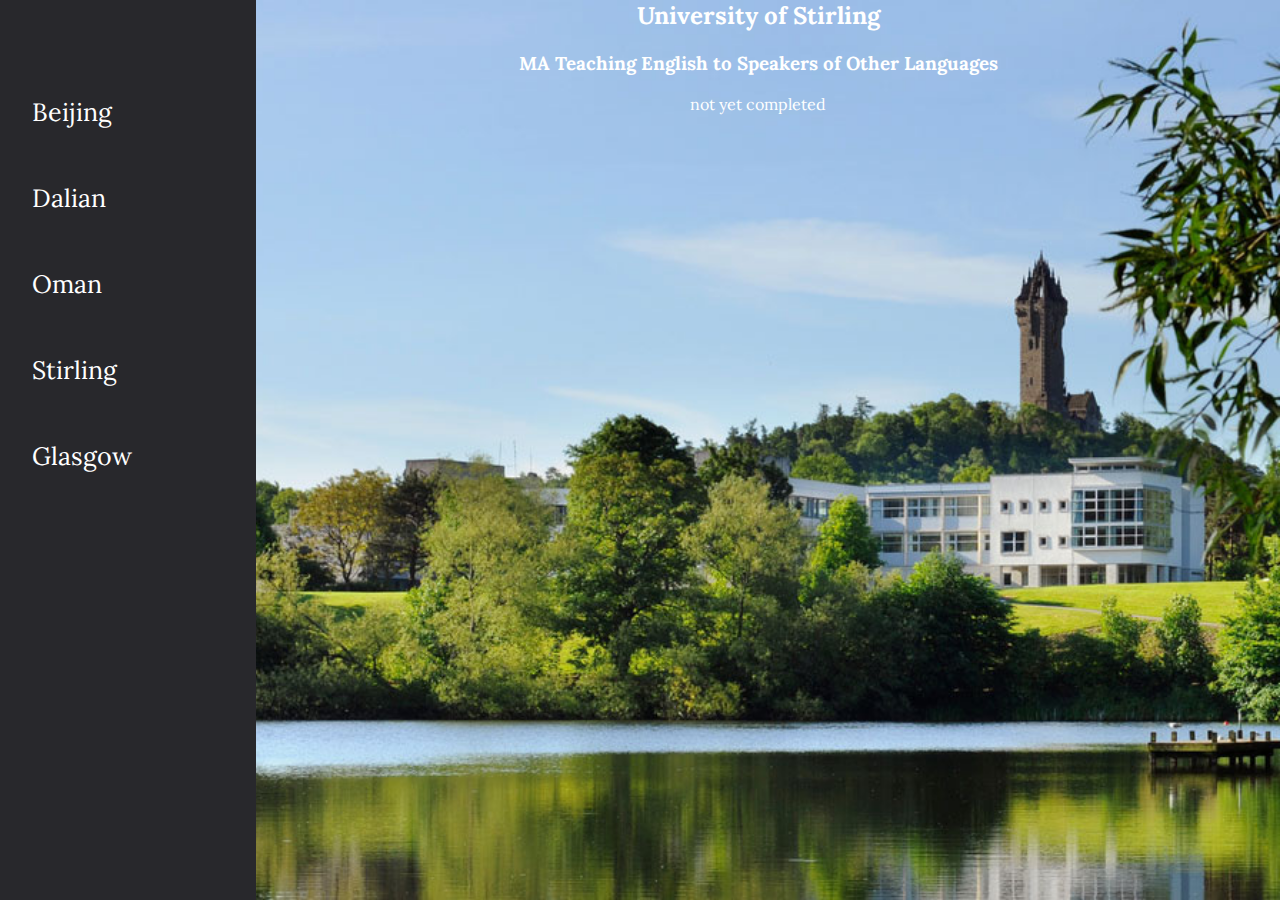
<file: jobs/stirling.html>
<html>
    <!DOCTYPE html>
<head>
    <title >Homepage of Martin Aitken</title>
    <meta charset="utf-8">
    <meta name="author" content="Martin Aitken">
    <meta name="description" content="Welcome to the homepage of Martin Aitken">
    <meta name="keywords" content="Martin Aitken homepage">
    <meta name="viewport" content="width=device-width, initial-scale = 1.0">
    <link href="https://fonts.googleapis.com/css?family=Lora&display=swap" rel="stylesheet">
    <link rel="stylesheet" href="/main.css">
    
    <link rel="stylesheet" href="https://cdnjs.cloudflare.com/ajax/libs/font-awesome/4.7.0/css/font-awesome.min.css">
    
 
</head>   
<body id="stirling">   

<!-- intro page-->
<div>
    <div id="mySideNav" class="sidenav" style="transition: 0s";>
        <a href="/jobs/beijing.html" target="historyFrame">Beijing</a>
        <a href="/jobs/dalian.html" target="historyFrame">Dalian</a>
        <a href="/jobs/oman.html" target="historyFrame">Oman</a>
        <a href="/jobs/stirling.html" target="historyFrame">Stirling</a>
        <a href="/jobs/glasgow.html" target="historyFrame">Glasgow</a>
    </div>
    <!-- hamburger, picture and intro --> 
        
           
         <div class="about">             
            <h2>University of Stirling</h2>
            <h3>MA Teaching English to Speakers of Other Languages</h3>
            <p>not yet completed</p>
        </div>  
        
  

 
    
</div>

    
    
    
    
    
    
    

    
    <script>
    function setURL(url){
        document.getElementById('iframe').src = url;
    }
    </script>
    
    
    
<!-- scripts to open and close side navbar (with push of main) -->
    <script>
        function closeNav() {
            document.getElementById("mySideNav").style.width = "0";
            document.getElementById("main").style.marginLeft = "0";
        }
        
        function openNav()  {
            document.getElementById("mySideNav").style.width = "20%";
            document.getElementById("main").style.marginLeft = "20%";  
        }
                
       openNav();
    </script>  
</body>  
</html>
</file>
<file: main.css>
/* style body, background image, cover whole screen, fixed, non scrollable */
    body {
        background-image: url(images/keyboard.jpg);
        background-repeat: no-repeat;
        background-position: left top;
        background-attachment: fixed;
        background-size: cover; 
        color: white;
        margin: 0;
        font-family: 'Lora', serif; 
    }
 /* style side navigation bar */
    .sidenav {
        height: 100%;
        width: 0;
        position: fixed;
        z-index: 1; /* Stay on top*/
        top; 0;
        left: 0;
        background-color: rgb(40, 40, 44);
        overflow-x: hidden;
        padding-top: 60px;
        transition: 0.5s;
    }
/* style navbar links */
    .sidenav a {
        padding: 36px 18px 18px 32px;
        text-decoration: none;
        font-size: 25px;
        color: white;
        display: block;
        transition: 0.3s;
    }

    .sidenav a:hover {
        background-color: black;
        color: white;
    }

/* style side navbar close button */
    .sidenav .closebtn {
        position: absolute;
        top: 0;
        right: 25px;
        font-size: 36px;
        margin-left: 25px;
        padding: 20px;
    }

/* style main page, push right when side nav is open */
    #main {
        height: 100%;
        transition: margin-left 0.5s;
        padding: 0px 20px 0px 20px;
    }

/* INDEX.html */

    #home {
        padding-top: 60px;
    }
/* style profile picture */
    .profile {
        display: block;
        margin-left: auto;
        margin-right: auto;
        height: 200px;
        width: 200px;
        border-radius: 50%;
        border: rgb(40, 40, 44) 1px solid;
    }
/* style name block */
    #intro {
        display: block;
        background-color: rgb(40, 40, 44);
        font-size: 25px;
        text-align: center;
        padding: 3px 10px 3px 10px;
        width: 40%;
        margin-left: auto;
        margin-right: auto;
    }
/* style introduction */
    .about {
        width 30%;
        text-align: center;
        margin-left: auto;
        margin-right: auto;
        padding-right: 20px;
    }
/* style flexbox for links to other websites */
    #profile-links { 
        display: flex;
        flex-direction: row;
        flex-wrap: wrap;
        justify-content: center;
        align-items: center;  
        height: auto;
        width: 80%;
        margin-left: auto;
        margin-right: auto;
        text-align: center;
    }
/* style link buttons */
    .link-button {
        display: inline-block;
        color: white;
        font-size: 30px; 
        padding: 20px;
        margin: 0 10px 0 10px;
        text-shadow: 2px 2px 1px #1f1f1f;
        transition: transform 0.3s ease-out;
    }

    .link-button:hover {
        transform: translateY(8px);/* dip down animation */
    }

/* 02_WEBDEV.HTML */

    #webDev {
        padding-top: 60px;
    }
/* Style WebDev history grid  */
    .webdev-history-grid {
        margin-top: 10px;
        width: 100%;
        display: grid;
        grid-gap: 20px 20px;
        grid-template-columns: 10% 15% 55% 10%;  
            
    }

    ul {
        font-family: 'Lora', serif;
    }
/* position icons */
    .grid-item-icon {
        padding-top: 20px;
        margin-left: auto;
        margin-right: auto;
    }

/* 03_PORTFOLIO.HTML */

    #portfolio {
        padding-top: 60px;
    }
/* Position the image container (needed to position the left and right arrows) */
    .container {
        position: relative;
        height: 450px;
        width: 60%;
        margin-left: 20%;
    }

/* Hide the images by default */
    .mySlides {
        display: none;
    }

/* Add a pointer when hovering over the thumbnail images */
    .cursor {
        cursor: pointer;
    }

/* Next & previous buttons */
    .prev,
    .next {
        cursor: pointer;
        position: absolute;
        top: 60%;
        width: auto;
        padding: 16px;
        color: white;
        background-color: rgba(0, 0, 0, 0.5); /* translucent */
        font-weight: bold;
        font-size: 20px;
        border-radius: 0 3px 3px 0;
        user-select: none;
        -webkit-user-select: none;
    }

/* Position the "next button" to the right */
    .next {
        right: 0;
        border-radius: 3px 0 0 3px;
    }

/* On hover,make button opaque */
    .prev:hover,
    .next:hover {
        background-color: rgba(0, 0, 0, 1);
    }

/* Number text (1/3 etc) */
    .numbertext {
        color: #f2f2f2;
        font-size: 12px;
        padding: 8px 12px 0px 0px;
        position: absolute;
        top: 0;
    }

/* Container for image text */
    .caption-container {
        text-align: center;
        background-color: #222;
        padding: 2px 16px;
        color: white;
        height: 10%;
    }

    .row:after {
        content: "";
        display: table;
        clear: both;
    }

/* 5 columns side by side */
    .column {
        float: left;
        width: 20%;
        height: 150px;
    }

/* Add a transparency effect for thumnbail images */
/* see through */
    .demo {
        opacity: 0.6;
    }
/* opaque on hover */
    .active,
    .demo:hover {
        opacity: 1;
    }


/* 04_HISTORY.HTML */

    #history {
        padding-top: 60px;
    }

    iframe {
        height: 100%;
        width: 80%;
        margin-left: 10%;
        margin-right: 10%;
        margin-bottom: 100px;
        overflow-x: hidden;
        overflow-y: scroll;
        border: 0;
        display: block;
        position: relative;
        top: 0;
        left: 0;
    }

    .iframe-head {
        text-shadow: 0 0 5px rgba(0,0,0,0.5);
        font-size: 3rem; 
        color: #fff;
        line-height: 1; 
        text-align: left;
}
.iframe-h2 { 
    margin-top: 50%;
    text-align: center;
    font-size: 2em;
  
}

.iframe-span {
    display: block;
    text-align: center;
    font-size: 3em;
    
}

#beijing {
        background-image: url(jobs/beijing.jpg);
        margin-left: 20%;
    }

#dalian {
        background-image: url(jobs/Dalian.jpg);
        margin-left: 20%;
    }

#oman {
        background-image: url(jobs/oman.jpg);
        margin-left: 20%;
    }

#stirling {
        background-image: url(jobs/stirling.jpg);
        margin-left: 20%;
    }

#glasgow {
        background: linear-gradient(rgba(255, 255, 255, 0), 
		rgba(255, 255, 255, 0)), url(jobs/glasgow_uni.jpg);
        background-repeat: no-repeat;
        -webkit-transition: background-image 0.2s ease-in-out;
        transition: background-image 0.2s ease-in-out;
    }





/* media query and change size*/

/*  mobiles portrait if smaller than 480px */
@media screen and (max-width: 480px) {
   
/* make side nav font smaller */
    .sidenav a {
        font-size: 10px;
        padding-top: 15px;
        padding-left: 10px;
    }
/* change container to maintain prev next buttons */
    .container {
        height: 50%;
        width: 90%;
        margin-left: 5%; 
    }
/* move prev next buttons to middle*/
    .prev,
    .next {
        top: 40%; 
    }   
/* Change size of grid to fit smaller screen */
     .webdev-history-grid {
        margin-top: 10px;
        margin-bottom: 100px;
        margin-top: 10px;
        width: 100%;
        grid-gap: 10px 10px;
        grid-template-columns: 10% 15% 70% 5%;  
        padding: 0;
        font-size: 16px;
    }
/* change list to fit better on screen */
    ul {
        margin: 0;
        padding: 0;
        font-size: 0.8em;
    }
}

/*  mobiles landscape */
@media screen and (max-height: 480px) {
    .sidenav a {
        font-size: 10px;
        padding-top: 15px;
        padding-left: 10px;}
    
/* change padding for headings */
        #home, #webDev, #portfolio, #history {
        padding-top: 1px;
    }
/* move prev next buttons to middle*/
    .prev,
    .next {
        top: 30%; 
    } 

/* change list to fit better on screen */
    ul {
        margin: 0;
        padding: 0;
        font-size: 0.8em;
    }
/*  add margin bottom to let screen move to show full list */
    .webdev-history-grid {
        margin-top: 10px;
        margin-bottom: 100px;
    }
    
    
    
    
    }
</file>
